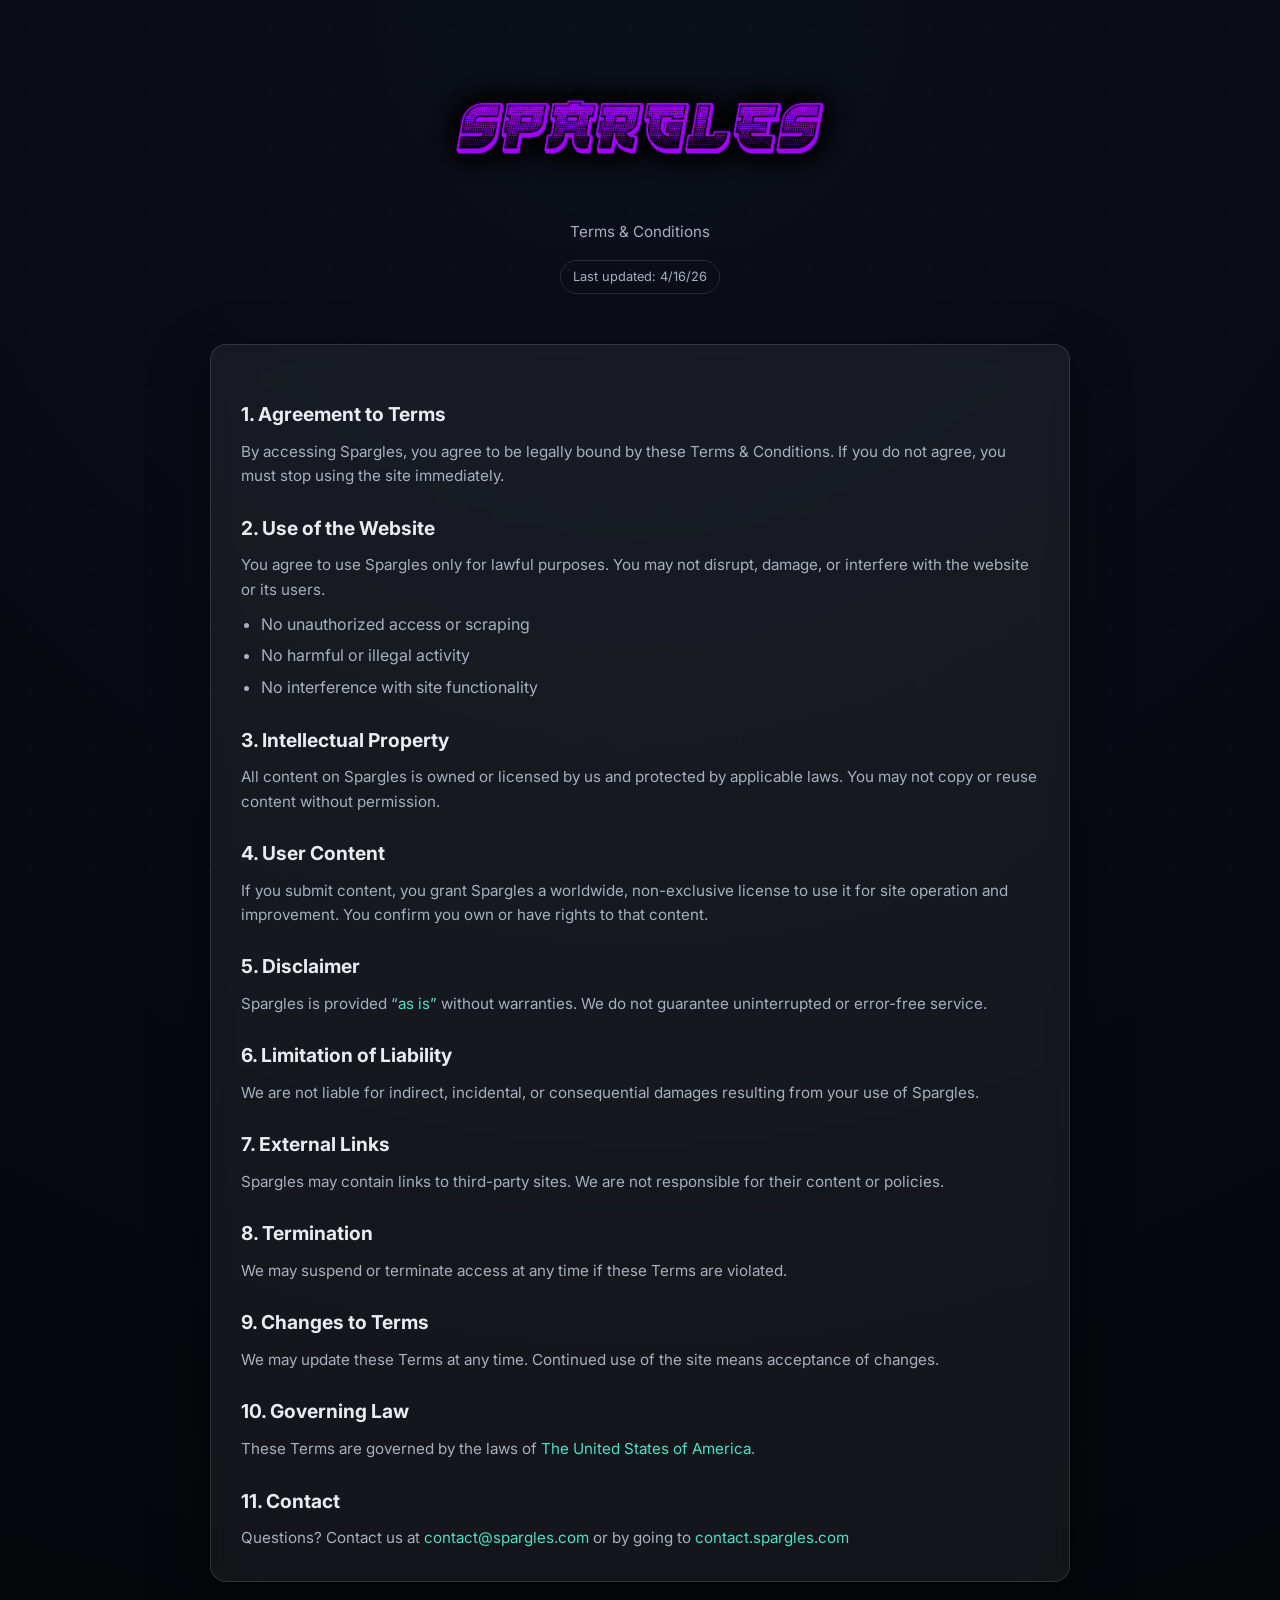
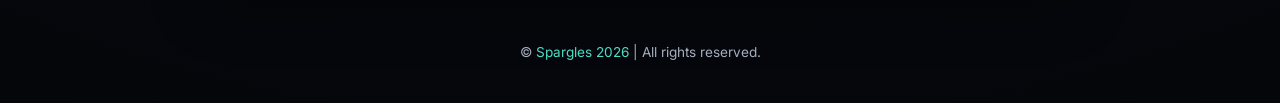
<file: terms/index.html>
<!DOCTYPE html>
<html lang="en">

<head>
    <meta charset="UTF-8" />
    <meta name="viewport" content="width=device-width, initial-scale=1.0" />
    <title>Spargles | Terms & Conditions</title>

    <link href="https://fonts.googleapis.com/css2?family=Inter:wght@300;400;500;600&display=swap" rel="stylesheet">

    <style>
        :root {
            --bg: #05060a;
            --panel: rgba(255, 255, 255, 0.06);
            --panel-strong: rgba(255, 255, 255, 0.1);
            --text: #e9ecf1;
            --muted: #a7b0c0;
            --accent: #8a7dff;
            --accent2: #4de0c7;
            --border: rgba(255, 255, 255, 0.12);
        }

        * {
            margin: 0;
            padding: 0;
            box-sizing: border-box;
            font-family: 'Inter', sans-serif;
        }

        body {
            background: radial-gradient(circle at top, #0b0f1a, var(--bg));
            color: var(--text);
            min-height: 100vh;
            line-height: 1.6;
        }

        /* Stars background */
        body::before {
            content: "";
            position: fixed;
            inset: 0;
            background-image: radial-gradient(white 1px, transparent 1px);
            background-size: 60px 60px;
            opacity: 0.05;
            pointer-events: none;
        }

        header {
            padding: 60px 20px 30px;
            text-align: center;
        }

        .logo {
            font-size: 2.5rem;
            font-weight: 600;
            letter-spacing: 2px;
            background: linear-gradient(90deg, var(--accent), var(--accent2));
            background-clip: text;
            -webkit-background-clip: text;
            -webkit-text-fill-color: transparent;
        }

        .subtitle {
            color: var(--muted);
            margin-top: 8px;
            font-size: 0.95rem;
        }

        .container {
            max-width: 900px;
            margin: 0 auto;
            padding: 20px;
        }

        .card {
            background: var(--panel);
            border: 1px solid var(--border);
            border-radius: 16px;
            padding: 30px;
            backdrop-filter: blur(10px);
            box-shadow: 0 20px 60px rgba(0, 0, 0, 0.4);
        }

        h2 {
            margin-top: 24px;
            font-size: 1.2rem;
            color: var(--text);
        }

        p {
            margin-top: 10px;
            color: var(--muted);
            font-size: 0.95rem;
        }

        ul {
            margin-top: 10px;
            padding-left: 20px;
            color: var(--muted);
        }

        li {
            margin-bottom: 6px;
        }

        .highlight {
            color: var(--accent2);
        }

        footer {
            text-align: center;
            padding: 40px 20px;
            color: var(--muted);
            font-size: 0.85rem;
        }

        .tag {
            display: inline-block;
            margin-top: 15px;
            padding: 6px 12px;
            border: 1px solid var(--border);
            border-radius: 999px;
            font-size: 0.8rem;
            color: var(--muted);
        }

        .welcome-table-image {
            width: 35vw;
            height: auto;
        }
    </style>
</head>

<body>

    <header>
        <div class="logo"> <img alt="welcome-table-image" class="welcome-table-image"
                src="/images/Spargles.png" />
        </div>
        <div class="subtitle">Terms & Conditions</div>
        <div class="tag">Last updated: 4/16/26</div>
    </header>

    <div class="container">
        <div class="card">

            <h2>1. Agreement to Terms</h2>
            <p>By accessing Spargles, you agree to be legally bound by these Terms & Conditions. If you do not agree,
                you must stop using the site immediately.</p>

            <h2>2. Use of the Website</h2>
            <p>You agree to use Spargles only for lawful purposes. You may not disrupt, damage, or interfere with the
                website or its users.</p>
            <ul>
                <li>No unauthorized access or scraping</li>
                <li>No harmful or illegal activity</li>
                <li>No interference with site functionality</li>
            </ul>

            <h2>3. Intellectual Property</h2>
            <p>All content on Spargles is owned or licensed by us and protected by applicable laws. You may not copy or
                reuse content without permission.</p>

            <h2>4. User Content</h2>
            <p>If you submit content, you grant Spargles a worldwide, non-exclusive license to use it for site operation
                and improvement. You confirm you own or have rights to that content.</p>

            <h2>5. Disclaimer</h2>
            <p>Spargles is provided <span class="highlight">“as is”</span> without warranties. We do not guarantee
                uninterrupted or error-free service.</p>

            <h2>6. Limitation of Liability</h2>
            <p>We are not liable for indirect, incidental, or consequential damages resulting from your use of Spargles.
            </p>

            <h2>7. External Links</h2>
            <p>Spargles may contain links to third-party sites. We are not responsible for their content or policies.
            </p>

            <h2>8. Termination</h2>
            <p>We may suspend or terminate access at any time if these Terms are violated.</p>

            <h2>9. Changes to Terms</h2>
            <p>We may update these Terms at any time. Continued use of the site means acceptance of changes.</p>

            <h2>10. Governing Law</h2>
            <p>These Terms are governed by the laws of <span class='highlight'>The United States of America</span>.</p>

            <h2>11. Contact</h2>
            <p>Questions? Contact us at <span class="highlight">contact@spargles.com</span> or by going to <span class="highlight">contact.spargles.com</span></p>

        </div>
    </div>

    <footer>
        © <span class="highlight">Spargles 2026</span> | All rights reserved. <span class="highlight">
    </footer>

</body>

</html>
</file>
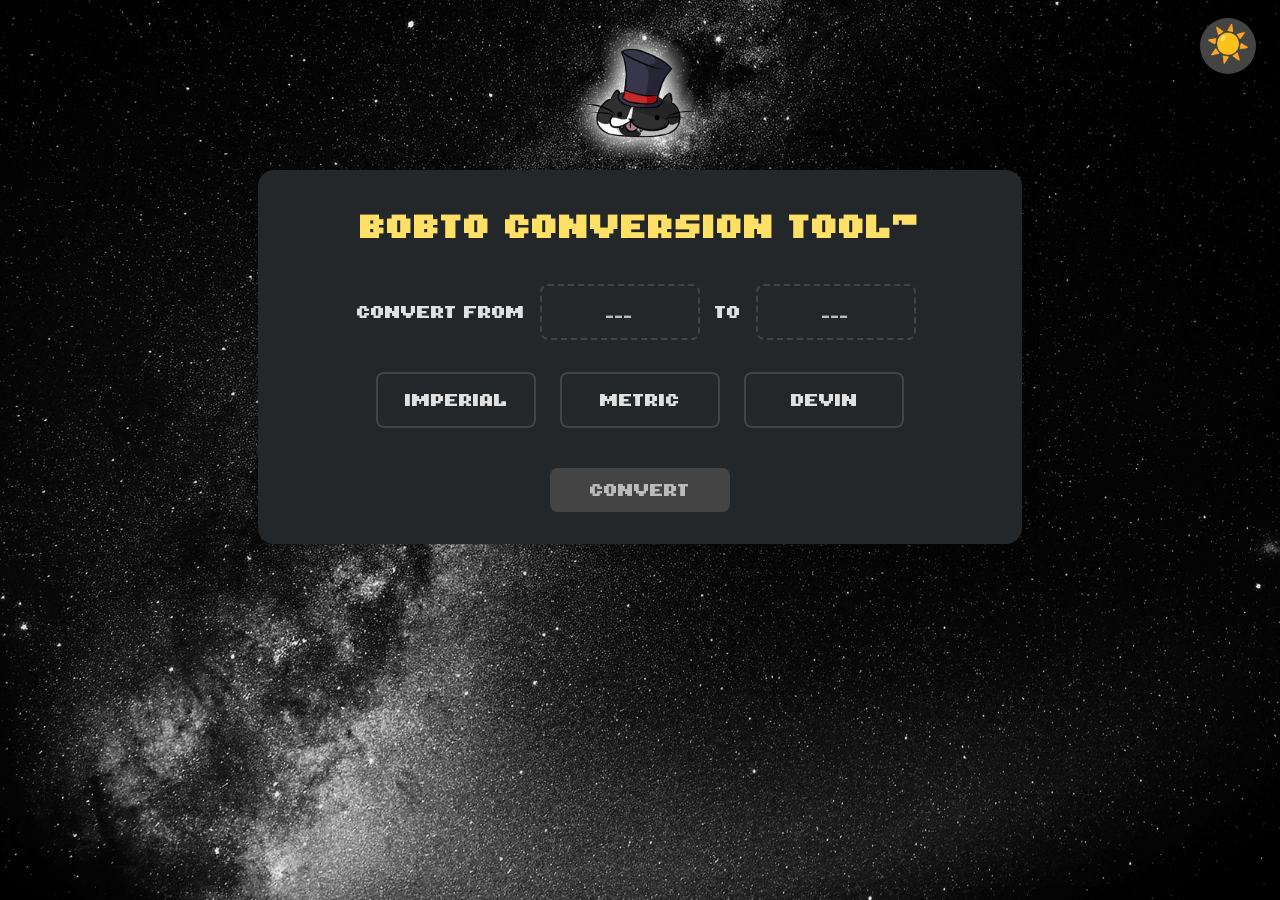
<file: BobTo/Converter/index.html>
<!DOCTYPE html>
<html lang="en">
<head>
    <meta charset="UTF-8">
    <meta name="viewport" content="width=device-width, initial-scale=1.0">
    <title>Unit Converter</title>
    <link rel="stylesheet" href="style.css">
</head>
<body>
    <div id="spargles-btn-center">
        <a href="https://spargles.com/" id="spargles-btn" title="Return to spargles">
            <img src="Mascot.png" alt="Mascot">
        </a>
    </div>
    <button id="dark-mode-toggle" title="Toggle dark mode">🌙</button>
    <div class="main-centered-box">
        <div class="container">
            <div class="title">BobTo Conversion Tool™</div>
            <h1>Convert from <span class="dropzone" id="from-zone">___</span> to <span class="dropzone" id="to-zone">___</span></h1>
            <div class="boxes">
                <div class="draggable-box" draggable="true" id="imperial">Imperial</div>
                <div class="draggable-box" draggable="true" id="metric">Metric</div>
                <div class="draggable-box" draggable="true" id="devin">Devin</div>
            </div>
            <button id="convert-btn" disabled>Convert</button>
        </div>
    </div>
    <script src="dark-mode.js"></script>
    <script src="script.js"></script>
</body>
<!-- Dark mode logic moved to dark-mode.js for cross-page persistence -->
</body>
</html>
</file>
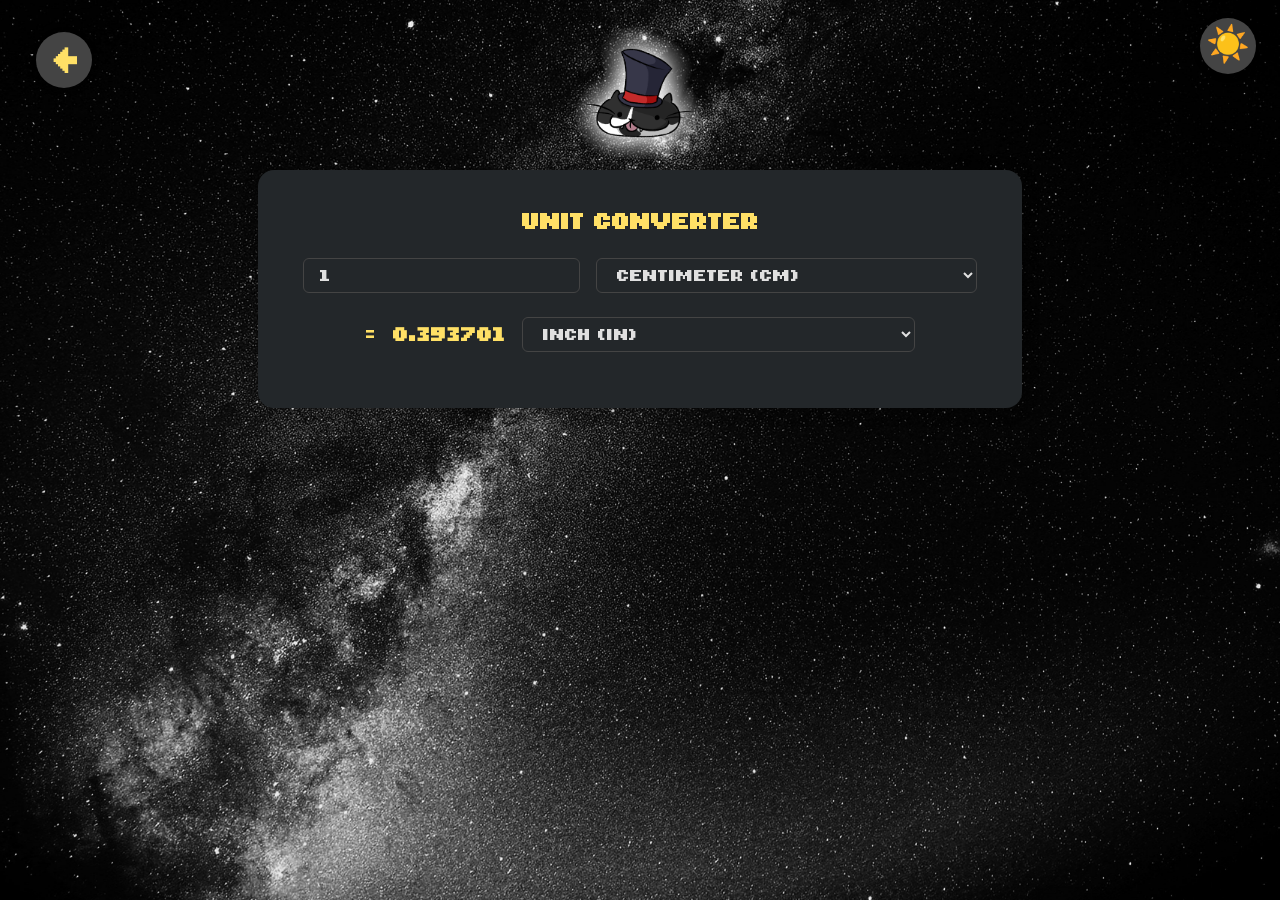
<file: BobTo/Converter/google-converter.html>
<!DOCTYPE html>
<html lang="en">
<head>
    <meta charset="UTF-8">
    <meta name="viewport" content="width=device-width, initial-scale=1.0">
    <title>Unit Converter - Google Style</title>
    <link rel="stylesheet" href="style.css">
    <style>
        .google-converter-container {
            width: 100%;
            max-width: 700px;
            margin: 170px auto 0 auto;
            background: #fff;
            border-radius: 16px;
            box-shadow: 0 2px 16px rgba(0,0,0,0.08);
            padding: 2.5rem 2rem 2rem 2rem;
            display: flex;
            flex-direction: column;
            align-items: center;
            justify-content: center;
        }
        .google-converter-title {
            font-size: 1.5rem;
            font-weight: 600;
            margin-bottom: 1.5rem;
            color: #222;
        }
        .google-converter-row {
            display: flex;
            align-items: center;
            gap: 1rem;
            margin-bottom: 1.5rem;
        }
        .google-converter-row select, .google-converter-row input {
            font-size: 1.1rem;
            padding: 0.5rem 1rem;
            border-radius: 6px;
            border: 1px solid #bbb;
        }
        .google-converter-equals {
            font-size: 1.3rem;
            font-weight: 500;
            color: #444;
        }
        .google-converter-result {
            font-size: 1.3rem;
            font-weight: 600;
            color: #0078d7;
        }
    </style>
</head>
<body>
    <div id="spargles-btn-center">
        <a href="https://spargles.com/" id="spargles-btn" title="Return to spargles">
            <img src="Mascot.png" alt="Mascot">
        </a>
    </div>
    <div id="corner-btns">
        <a href="index.html" id="return-selector-btn" title="Return to Converter Selector">🠜</a>
    </div>
    <button id="dark-mode-toggle" title="Toggle dark mode">🌙</button>
    <div class="google-converter-container">
        <div class="google-converter-title">Unit Converter</div>
        <div class="google-converter-row">
            <input type="number" id="input-value" value="1" min="0" step="any">
            <select id="input-unit"></select>
        </div>
        <div class="google-converter-row">
            <span class="google-converter-equals">=</span>
            <span class="google-converter-result" id="output-value">0</span>
            <select id="output-unit"></select>
        </div>
    </div>
    <script src="dark-mode.js"></script>
    <script src="google-converter.js"></script>
</body>
<!-- Dark mode logic moved to dark-mode.js for cross-page persistence -->
</body>
</html>
</file>
<file: BobTo/Converter/style.css>
@font-face {
    font-family: 'RasterForge';
    src: url('RasterForgeRegular-JpBgm.ttf') format('truetype');
    font-weight: normal;
    font-style: normal;
}

body, * {
    font-family: 'RasterForge', sans-serif !important;
}
#spargles-btn-center {
    width: 100%;
    display: flex;
    justify-content: center;
    align-items: flex-start;
    position: absolute;
    top: 18px;
    left: 0;
    z-index: 102;
    pointer-events: none;
}
#spargles-btn {
    background: none;
    border: none;
    padding: 0;
    cursor: pointer;
    display: flex;
    flex-direction: column;
    align-items: center;
    transition: filter 0.2s;
    pointer-events: auto;
    width: 9rem;
    height: 9rem;
}
#spargles-btn img {
    height: 9rem;
    width: 9rem;
    border-radius: 0;
    box-shadow: none;
    background: none;
    display: block;
    pointer-events: none;
}
#spargles-btn:hover img {
    filter: brightness(1.1) drop-shadow(0 2px 8px #ffe066);
}
body.dark-mode #spargles-btn img {
    background: none;
}
#corner-btns {
    position: absolute;
    top: 32px;
    left: 36px;
    z-index: 101;
    display: flex;
    flex-direction: row;
    align-items: flex-start;
    gap: 0.5rem;
}
#spargles-btn {
    background: none;
    border: none;
    padding: 0;
    cursor: pointer;
    display: flex;
    flex-direction: column;
    align-items: center;
    transition: filter 0.2s;
}
#spargles-btn img {
    height: 11rem;
    width: 11rem;
    border-radius: 0;
    box-shadow: none;
    background: none;
}

#return-selector-btn {
    background: #e0e0e0;
    color: #0078d7;
    border: none;
    border-radius: 50%;
    width: 3.5rem;
    height: 3.5rem;
    font-size: 2.2rem;
    text-decoration: none;
    font-weight: 600;
    box-shadow: 0 2px 8px rgba(0,0,0,0.10);
    transition: background 0.2s, color 0.2s;
    display: flex;
    align-items: center;
    justify-content: center;
    text-align: center;
    cursor: pointer;
    margin: 0;
    outline: none;
}
#return-selector-btn:hover {
    background: #cccccc;
    color: #005fa3;
}
body.dark-mode #return-selector-btn {
    background: #444;
    color: #ffe066;
}
body.dark-mode #return-selector-btn:hover {
    background: #23272a;
    color: #fff;
}
#spargles-btn:hover img {
    filter: brightness(1.1) drop-shadow(0 2px 8px #ffe066);
}
body.dark-mode #spargles-btn img {
    background: none;
}
/* Centered box for main page, like google-converter-container */
.main-centered-box {
    width: 100%;
    max-width: 700px;
    margin: 170px auto 0 auto;
    background: #fff;
    border-radius: 16px;
    box-shadow: 0 2px 16px rgba(0,0,0,0.08);
    padding: 2.5rem 2rem 2rem 2rem;
    display: flex;
    flex-direction: column;
    align-items: center;
    justify-content: center;
}
body.dark-mode .main-centered-box {
    background: #23272a;
    color: #e0e0e0;
    box-shadow: 0 2px 16px rgba(0,0,0,0.25);
}
body {
    background: url('cosmic.jpg') no-repeat center center fixed;
    background-size: cover;
    transition: background 0.2s, color 0.2s;
}

body.dark-mode {
    background: url('cosmic.jpg') no-repeat center center fixed;
    background-size: cover;
    color: #e0e0e0;
}

#dark-mode-toggle {
    position: absolute;
    top: 18px;
    right: 24px;
    z-index: 100;
    background: #e0e0e0;
    border: none;
    border-radius: 50%;
    width: 3.5rem;
    height: 3.5rem;
    font-size: 2.2rem;
    line-height: 1;
    text-align: center;
    padding: 0;
    cursor: pointer;
    color: #444;
    box-shadow: 0 2px 8px rgba(0,0,0,0.10);
    display: flex;
    align-items: center;
    justify-content: center;
    transition: background 0.2s, color 0.2s;
}
#dark-mode-toggle:hover {
    background: #cccccc;
    color: #222;
}
body.dark-mode #dark-mode-toggle {
    background: #444;
    color: #ffe066;
}
body.dark-mode #dark-mode-toggle:hover {
    background: #23272a;
    color: #fff;
}

body.dark-mode .container,
body.dark-mode .google-converter-container {
    background: #23272a;
    color: #e0e0e0;
    box-shadow: 0 2px 16px rgba(0,0,0,0.25);
}
body.dark-mode .title,
body.dark-mode .google-converter-title {
    color: #ffe066;
}
body.dark-mode h1 {
    color: #e0e0e0;
}
body.dark-mode .dropzone {
    background: #23272a;
    color: #bbb;
    border-color: #444;
}
body.dark-mode .dropzone.active {
    background: #2c3136;
    border-color: #ffe066;
}
body.dark-mode .draggable-box {
    background: #23272a;
    border-color: #444;
    color: #e0e0e0;
}
body.dark-mode .draggable-box:active {
    background: #2c3136;
    border-color: #ffe066;
}
body.dark-mode #convert-btn {
    background: #ffe066;
    color: #23272a;
}
body.dark-mode #convert-btn:disabled {
    background: #444;
    color: #bbb;
}
body.dark-mode select, body.dark-mode input {
    background: #23272a;
    color: #e0e0e0;
    border-color: #444;
}
body.dark-mode .google-converter-equals {
    color: #ffe066;
}
body.dark-mode .google-converter-result {
    color: #ffe066;
}
    margin: 0;
    font-family: Arial, sans-serif;
}

.container {
    min-height: 100vh;
    display: flex;
    flex-direction: column;
    justify-content: center;
    align-items: center;

}

.title {
    font-size: 2.2rem;
    font-weight: bold;
    margin-bottom: 2.5rem;
    letter-spacing: 1px;
    color: #222;
    text-align: center;
}

h1 {
    font-size: 1.2rem;
    font-weight: 400;
    text-align: center;
    margin-bottom: 2rem;
}


.dropzone {
    display: inline-flex;
    justify-content: center;
    align-items: center;
    width: 160px;
    height: 56px;
    border: 2px dashed #bbb;
     border-radius: 8px; /* Keep the same border radius */
     vertical-align: middle; /* Keep vertical alignment */
     margin: 0 8px; /* Keep margin */
     background: #fafafa; /* Keep background */
     color: #888; /* Keep color */
     font-size: 1.2rem; /* Keep font size */
     font-family: inherit; /* Ensure font family matches draggable-box */
     transition: border-color 0.2s, background 0.2s; /* Keep transition */
     text-align: center; /* Keep text alignment */
     box-sizing: border-box; /* Keep box sizing */
    vertical-align: middle;
    margin: 0 8px;
    background: #fafafa;
    color: #888;
    font-size: 1.2rem;
    transition: border-color 0.2s, background 0.2s;
    text-align: center;
    box-sizing: border-box;
}

.dropzone.active {
    border-color: #0078d7;
    background: #e6f0fa;
}

.boxes {
    display: flex;
    gap: 1.5rem;
    margin-top: 2rem;
    justify-content: center;
    align-items: center;
}

#convert-btn {
}

.container {
    box-shadow: none !important;
    align-items: center;
}

#convert-btn {
    margin-top: 2.5rem;
    padding: 0.8rem 2.5rem;
    font-size: 1.2rem;
    border: none;
    border-radius: 8px;
    background: #0078d7;
    color: #fff;
    cursor: pointer;
    transition: background 0.2s;
    font-weight: 500;
    display: block;
    margin-left: auto;
    margin-right: auto;
}
#convert-btn:disabled {
    background: #bbb;
    cursor: not-allowed;
}


.draggable-box {
    background: #f5f5f5;
    border: 2px solid #ccc;
    border-radius: 8px;
    width: 160px;
    height: 56px;
    display: flex;
    align-items: center;
    justify-content: center;
    font-size: 1.2rem;
    cursor: grab;
    user-select: none;
    transition: border-color 0.2s, background 0.2s;
    box-sizing: border-box;
}

.draggable-box:active {
    background: #e0e0e0;
    border-color: #0078d7;
}
</file>
